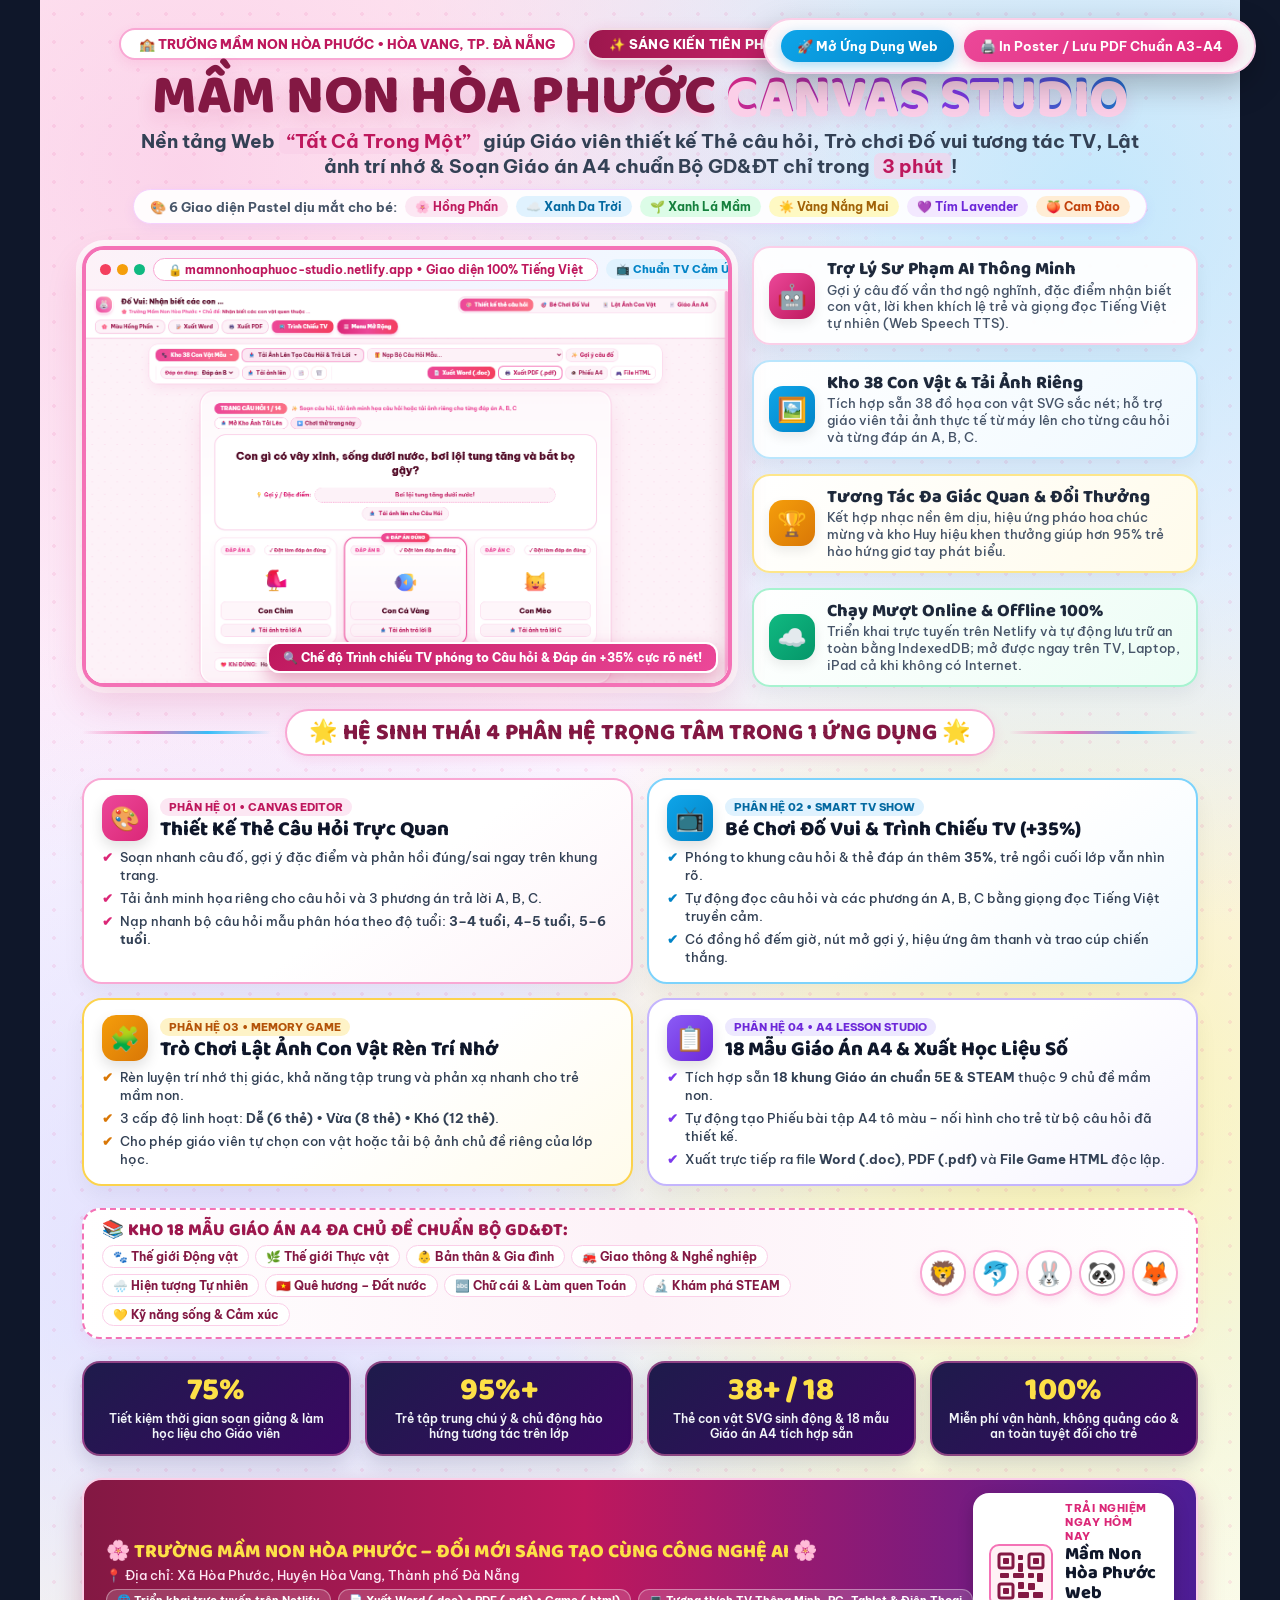
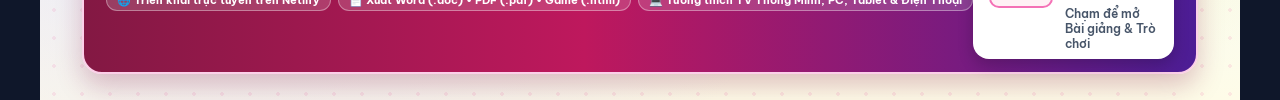
<file: poster.html>
<!DOCTYPE html>
<html lang="vi">
<head>
  <meta charset="UTF-8" />
  <meta name="viewport" content="width=1200, initial-scale=1.0" />
  <title>Poster Quảng Cáo – Mầm Non Hòa Phước Canvas Studio</title>
  <link rel="preconnect" href="https://fonts.googleapis.com">
  <link rel="preconnect" href="https://fonts.gstatic.com" crossorigin>
  <link href="https://fonts.googleapis.com/css2?family=Baloo+2:wght@600;700;800&family=Be+Vietnam+Pro:ital,wght@0,400;0,500;0,600;0,700;0,800;1,500&display=swap" rel="stylesheet">
  <style>
    * {
      box-sizing: border-box;
      margin: 0;
      padding: 0;
    }

    body {
      font-family: 'Be Vietnam Pro', -apple-system, BlinkMacSystemFont, 'Segoe UI', Roboto, sans-serif;
      background: #0f172a;
      display: flex;
      flex-direction: column;
      align-items: center;
      justify-content: flex-start;
      min-height: 100vh;
      margin: 0;
      padding: 0;
      -webkit-print-color-adjust: exact;
      print-color-adjust: exact;
    }

    /* Floating Action Toolbar (hidden in print & headless capture mode) */
    .poster-toolbar {
      position: fixed;
      top: 18px;
      right: 24px;
      z-index: 9999;
      display: flex;
      gap: 10px;
      background: rgba(255, 255, 255, 0.95);
      backdrop-filter: blur(12px);
      padding: 10px 16px;
      border-radius: 999px;
      box-shadow: 0 12px 32px rgba(0, 0, 0, 0.25);
      border: 2px solid #fbcfe8;
    }

    .poster-toolbar a,
    .poster-toolbar button {
      font-family: 'Be Vietnam Pro', sans-serif;
      font-size: 13px;
      font-weight: 700;
      padding: 8px 16px;
      border-radius: 999px;
      border: none;
      cursor: pointer;
      text-decoration: none;
      display: inline-flex;
      align-items: center;
      gap: 6px;
      transition: transform 0.15s ease, box-shadow 0.15s ease;
    }

    .btn-print {
      background: linear-gradient(135deg, #ec4899, #db2777);
      color: #fff;
      box-shadow: 0 4px 14px rgba(236, 72, 153, 0.35);
    }

    .btn-open-app {
      background: linear-gradient(135deg, #0ea5e9, #0284c7);
      color: #fff;
      box-shadow: 0 4px 14px rgba(14, 165, 233, 0.35);
    }

    .poster-toolbar button:hover,
    .poster-toolbar a:hover {
      transform: translateY(-2px);
    }

    body.capture-mode .poster-toolbar {
      display: none !important;
    }

    /* Main Poster Canvas (1200 x 1700 px - Standard A3/A4 Vertical Proportion) */
    .poster-canvas {
      width: 1200px;
      height: 1700px;
      position: relative;
      overflow: hidden;
      background:
        radial-gradient(circle at 12% 10%, rgba(251, 207, 232, 0.85) 0%, rgba(251, 207, 232, 0) 38%),
        radial-gradient(circle at 88% 12%, rgba(186, 230, 253, 0.85) 0%, rgba(186, 230, 253, 0) 40%),
        radial-gradient(circle at 85% 65%, rgba(254, 240, 138, 0.65) 0%, rgba(254, 240, 138, 0) 38%),
        radial-gradient(circle at 15% 75%, rgba(221, 214, 254, 0.75) 0%, rgba(221, 214, 254, 0) 40%),
        linear-gradient(180deg, #fff1f5 0%, #fdf4ff 42%, #f0f9ff 78%, #fefce8 100%);
      padding: 28px 42px 26px;
      display: flex;
      flex-direction: column;
      justify-content: space-between;
    }

    /* Decorative Polka Dot Pattern Overlay */
    .poster-bg-dots {
      position: absolute;
      inset: 0;
      background-image: radial-gradient(rgba(236, 72, 153, 0.11) 2px, transparent 2px);
      background-size: 28px 28px;
      pointer-events: none;
      z-index: 0;
    }

    .poster-section {
      position: relative;
      z-index: 2;
    }

    /* 1. TOP HEADER */
    .header-area {
      text-align: center;
    }

    .top-pill-row {
      display: flex;
      justify-content: center;
      align-items: center;
      gap: 12px;
      margin-bottom: 8px;
    }

    .award-badge {
      display: inline-flex;
      align-items: center;
      gap: 6px;
      white-space: nowrap;
      background: linear-gradient(90deg, #9d174d 0%, #db2777 50%, #7c3aed 100%);
      color: #ffffff;
      font-size: 13px;
      font-weight: 800;
      letter-spacing: 0.4px;
      text-transform: uppercase;
      padding: 6px 20px;
      border-radius: 999px;
      box-shadow: 0 6px 16px rgba(219, 39, 119, 0.25);
      border: 2px solid rgba(255, 255, 255, 0.85);
    }

    .school-pill {
      display: inline-flex;
      align-items: center;
      gap: 6px;
      white-space: nowrap;
      background: #ffffff;
      color: #be185d;
      font-size: 13px;
      font-weight: 800;
      padding: 6px 18px;
      border-radius: 999px;
      border: 2px solid #f9a8d4;
      box-shadow: 0 4px 12px rgba(236, 72, 153, 0.12);
    }

    .main-title {
      font-family: 'Baloo 2', cursive, sans-serif;
      font-size: 56px;
      font-weight: 800;
      line-height: 1.02;
      color: #831843;
      text-shadow: 0 4px 0 #fbcfe8, 0 8px 20px rgba(190, 24, 93, 0.14);
      letter-spacing: -0.5px;
      margin-bottom: 4px;
    }

    .main-title span.highlight {
      background: linear-gradient(135deg, #db2777 0%, #7c3aed 55%, #0284c7 100%);
      -webkit-background-clip: text;
      -webkit-text-fill-color: transparent;
    }

    .sub-headline {
      font-size: 18.5px;
      font-weight: 700;
      color: #334155;
      max-width: 1020px;
      margin: 0 auto 10px;
      line-height: 1.35;
    }

    .sub-headline strong {
      color: #be185d;
      background: rgba(251, 207, 232, 0.6);
      padding: 1px 8px;
      border-radius: 6px;
    }

    /* Theme Color Swatch Bar */
    .theme-pills-bar {
      display: inline-flex;
      align-items: center;
      gap: 8px;
      background: rgba(255, 255, 255, 0.92);
      padding: 6px 16px;
      border-radius: 999px;
      border: 1.5px solid #f5d0fe;
      box-shadow: 0 4px 12px rgba(139, 92, 246, 0.08);
      font-size: 13px;
      font-weight: 700;
      color: #475569;
    }

    .swatch-dot {
      display: inline-flex;
      align-items: center;
      gap: 4px;
      padding: 3px 10px;
      border-radius: 999px;
      font-size: 12px;
      font-weight: 700;
    }

    /* 2. HERO SHOWCASE AREA */
    .hero-showcase {
      display: grid;
      grid-template-columns: 650px 1fr;
      gap: 20px;
      align-items: stretch;
    }

    /* Browser / Smart TV Mockup Frame */
    .browser-frame {
      background: #ffffff;
      border-radius: 22px;
      border: 4px solid #f472b6;
      box-shadow:
        0 16px 36px rgba(190, 24, 93, 0.16),
        0 0 0 6px rgba(255, 255, 255, 0.8);
      overflow: hidden;
      display: flex;
      flex-direction: column;
      position: relative;
    }

    .browser-topbar {
      background: linear-gradient(90deg, #fdf2f8 0%, #f5f3ff 50%, #f0f9ff 100%);
      padding: 8px 14px;
      display: flex;
      align-items: center;
      justify-content: space-between;
      border-bottom: 2px solid #fce7f3;
      gap: 8px;
    }

    .browser-dots {
      display: flex;
      gap: 6px;
      flex-shrink: 0;
    }

    .browser-dots span {
      width: 11px;
      height: 11px;
      border-radius: 50%;
      display: inline-block;
    }

    .browser-url {
      background: #ffffff;
      border: 1.5px solid #f9a8d4;
      border-radius: 999px;
      padding: 3px 14px;
      font-size: 11.5px;
      font-weight: 700;
      color: #be185d;
      white-space: nowrap;
    }

    .browser-tag {
      font-size: 11px;
      font-weight: 800;
      color: #0284c7;
      background: #e0f2fe;
      padding: 3px 10px;
      border-radius: 999px;
      white-space: nowrap;
    }

    .browser-screen {
      width: 100%;
      height: 392px;
      overflow: hidden;
      background: #fff5f8;
      position: relative;
    }

    .browser-screen img {
      width: 100%;
      height: 100%;
      object-fit: cover;
      object-position: top center;
      display: block;
    }

    .screen-callout-badge {
      position: absolute;
      bottom: 10px;
      right: 10px;
      background: linear-gradient(135deg, #be185d, #ec4899);
      color: #ffffff;
      padding: 6px 14px;
      border-radius: 12px;
      font-size: 12px;
      font-weight: 800;
      box-shadow: 0 8px 18px rgba(190, 24, 93, 0.35);
      border: 2px solid #ffffff;
      display: flex;
      align-items: center;
      gap: 6px;
    }

    /* Right Column beside Hero Screenshot: Highlight Stack */
    .hero-side-stack {
      display: flex;
      flex-direction: column;
      justify-content: space-between;
      gap: 9px;
    }

    .side-highlight-card {
      background: rgba(255, 255, 255, 0.95);
      border-radius: 18px;
      padding: 11px 15px;
      border: 2px solid #fbcfe8;
      box-shadow: 0 8px 18px rgba(15, 23, 42, 0.05);
      display: flex;
      align-items: center;
      gap: 12px;
    }

    .side-highlight-card.sky {
      border-color: #bae6fd;
      background: linear-gradient(135deg, #ffffff 0%, #f0f9ff 100%);
    }

    .side-highlight-card.amber {
      border-color: #fde68a;
      background: linear-gradient(135deg, #ffffff 0%, #fffbeb 100%);
    }

    .side-highlight-card.emerald {
      border-color: #a7f3d0;
      background: linear-gradient(135deg, #ffffff 0%, #ecfdf5 100%);
    }

    .side-icon-box {
      width: 46px;
      height: 46px;
      border-radius: 14px;
      display: flex;
      align-items: center;
      justify-content: center;
      font-size: 24px;
      flex-shrink: 0;
      box-shadow: 0 5px 12px rgba(0, 0, 0, 0.08);
    }

    .side-card-title {
      font-family: 'Baloo 2', cursive, sans-serif;
      font-size: 18px;
      font-weight: 800;
      line-height: 1.15;
      color: #1e293b;
      margin-bottom: 2px;
    }

    .side-card-desc {
      font-size: 12.5px;
      color: #475569;
      line-height: 1.35;
      font-weight: 500;
    }

    /* 3. SECTION TITLE BANNER */
    .section-divider {
      display: flex;
      align-items: center;
      justify-content: center;
      gap: 14px;
    }

    .section-divider .line {
      height: 3px;
      flex: 1;
      border-radius: 99px;
      background: linear-gradient(90deg, transparent, #f472b6, #38bdf8, transparent);
    }

    .section-divider h2 {
      font-family: 'Baloo 2', cursive, sans-serif;
      font-size: 23px;
      font-weight: 800;
      color: #831843;
      background: #ffffff;
      padding: 3px 22px;
      border-radius: 999px;
      border: 2px solid #f9a8d4;
      box-shadow: 0 4px 12px rgba(236, 72, 153, 0.12);
    }

    /* 4. FOUR CORE PILLARS (2x2 GRID) */
    .features-grid {
      display: grid;
      grid-template-columns: repeat(2, 1fr);
      gap: 14px;
    }

    .feature-card {
      background: #ffffff;
      border-radius: 20px;
      padding: 15px 18px;
      position: relative;
      overflow: hidden;
      box-shadow: 0 10px 22px rgba(15, 23, 42, 0.05);
      display: flex;
      flex-direction: column;
      justify-content: flex-start;
      border: 2.5px solid transparent;
    }

    .feature-card.p1 {
      border-color: #f9a8d4;
      background: linear-gradient(145deg, #ffffff 55%, #fdf2f8 100%);
    }
    .feature-card.p2 {
      border-color: #7dd3fc;
      background: linear-gradient(145deg, #ffffff 55%, #f0f9ff 100%);
    }
    .feature-card.p3 {
      border-color: #fcd34d;
      background: linear-gradient(145deg, #ffffff 55%, #fffbeb 100%);
    }
    .feature-card.p4 {
      border-color: #c4b5fd;
      background: linear-gradient(145deg, #ffffff 55%, #f5f3ff 100%);
    }

    .feature-top {
      display: flex;
      align-items: center;
      gap: 12px;
      margin-bottom: 8px;
    }

    .feature-num-badge {
      width: 46px;
      height: 46px;
      border-radius: 14px;
      display: flex;
      align-items: center;
      justify-content: center;
      font-size: 24px;
      flex-shrink: 0;
      color: #fff;
      font-weight: 800;
      box-shadow: 0 6px 14px rgba(0, 0, 0, 0.12);
    }

    .feature-card h3 {
      font-family: 'Baloo 2', cursive, sans-serif;
      font-size: 20.5px;
      font-weight: 800;
      line-height: 1.15;
      color: #0f172a;
    }

    .feature-tag {
      display: inline-block;
      font-size: 10.5px;
      font-weight: 800;
      text-transform: uppercase;
      padding: 2px 9px;
      border-radius: 999px;
      margin-bottom: 2px;
    }

    .feature-bullets {
      list-style: none;
      display: flex;
      flex-direction: column;
      gap: 5px;
      font-size: 13px;
      color: #334155;
      line-height: 1.38;
      font-weight: 500;
    }

    .feature-bullets li {
      display: flex;
      align-items: flex-start;
      gap: 7px;
    }

    .feature-bullets li span.check {
      font-weight: 800;
      flex-shrink: 0;
    }

    .feature-bullets li div.bullet-text {
      flex: 1;
    }

    /* 5. ANIMAL & TOPIC SHOWCASE RIBBON */
    .topics-ribbon {
      background: linear-gradient(90deg, #ffffff 0%, #fdf2f8 50%, #ffffff 100%);
      border: 2px dashed #f472b6;
      border-radius: 18px;
      padding: 11px 18px;
      display: flex;
      align-items: center;
      justify-content: space-between;
      gap: 14px;
      box-shadow: 0 6px 16px rgba(236, 72, 153, 0.07);
    }

    .ribbon-left {
      display: flex;
      flex-direction: column;
      gap: 5px;
    }

    .ribbon-title {
      font-family: 'Baloo 2', cursive, sans-serif;
      font-size: 17.5px;
      font-weight: 800;
      color: #9d174d;
      line-height: 1.1;
    }

    .ribbon-chips {
      display: flex;
      flex-wrap: wrap;
      gap: 6px;
    }

    .topic-chip {
      background: #ffffff;
      border: 1.5px solid #fbcfe8;
      color: #831843;
      padding: 3px 10px;
      border-radius: 999px;
      font-size: 11.8px;
      font-weight: 700;
    }

    .mascot-row {
      display: flex;
      align-items: center;
      gap: 7px;
      flex-shrink: 0;
    }

    .mascot-bubble {
      width: 46px;
      height: 46px;
      border-radius: 50%;
      background: #ffffff;
      border: 2px solid #f9a8d4;
      display: flex;
      align-items: center;
      justify-content: center;
      font-size: 24px;
      box-shadow: 0 4px 10px rgba(236, 72, 153, 0.14);
    }

    /* 6. IMPACT METRICS BAR */
    .metrics-strip {
      display: grid;
      grid-template-columns: repeat(4, 1fr);
      gap: 14px;
    }

    .metric-box {
      background: linear-gradient(135deg, #1e1b4b 0%, #3b0764 100%);
      color: #ffffff;
      border-radius: 18px;
      padding: 12px 14px;
      text-align: center;
      border: 2px solid rgba(244, 114, 182, 0.5);
      box-shadow: 0 8px 20px rgba(30, 27, 75, 0.16);
    }

    .metric-num {
      font-family: 'Baloo 2', cursive, sans-serif;
      font-size: 32px;
      font-weight: 800;
      line-height: 1.02;
      color: #fde047;
      margin-bottom: 3px;
    }

    .metric-label {
      font-size: 12px;
      font-weight: 600;
      color: #f1f5f9;
      line-height: 1.3;
    }

    /* 7. FOOTER CALL TO ACTION */
    .footer-cta {
      background: linear-gradient(90deg, #831843 0%, #be185d 45%, #4c1d95 100%);
      border-radius: 20px;
      padding: 13px 22px;
      color: #ffffff;
      display: flex;
      align-items: center;
      justify-content: space-between;
      box-shadow: 0 12px 26px rgba(131, 24, 67, 0.25);
      border: 2.5px solid #fbcfe8;
    }

    .footer-left h4 {
      font-family: 'Baloo 2', cursive, sans-serif;
      font-size: 19.5px;
      font-weight: 800;
      color: #fde047;
      line-height: 1.15;
      margin-bottom: 3px;
      white-space: nowrap;
    }

    .footer-left p {
      font-size: 12.5px;
      color: #fce7f3;
      font-weight: 500;
      margin-bottom: 6px;
    }

    .footer-badges {
      display: flex;
      gap: 7px;
      flex-wrap: nowrap;
    }

    .footer-pill {
      background: rgba(255, 255, 255, 0.16);
      border: 1px solid rgba(255, 255, 255, 0.35);
      padding: 3px 10px;
      border-radius: 999px;
      font-size: 11px;
      font-weight: 700;
      color: #ffffff;
      white-space: nowrap;
    }

    .footer-right {
      display: flex;
      align-items: center;
      gap: 12px;
      background: #ffffff;
      color: #1e293b;
      padding: 8px 16px;
      border-radius: 16px;
      box-shadow: 0 6px 16px rgba(0, 0, 0, 0.2);
    }

    .qr-box {
      width: 64px;
      height: 64px;
      border-radius: 10px;
      background: #fff1f5;
      border: 2px solid #f472b6;
      display: flex;
      align-items: center;
      justify-content: center;
      padding: 5px;
    }

    .cta-text-col {
      display: flex;
      flex-direction: column;
      gap: 2px;
    }

    .cta-text-col .cta-label {
      font-size: 10.5px;
      font-weight: 800;
      text-transform: uppercase;
      color: #db2777;
      letter-spacing: 0.5px;
    }

    .cta-text-col .cta-main {
      font-family: 'Baloo 2', cursive, sans-serif;
      font-size: 18px;
      font-weight: 800;
      color: #0f172a;
      line-height: 1.1;
    }

    .cta-text-col .cta-sub {
      font-size: 11.5px;
      font-weight: 600;
      color: #475569;
    }

    @media print {
      body {
        background: #ffffff;
      }
      .poster-toolbar {
        display: none !important;
      }
      .poster-canvas {
        box-shadow: none;
        margin: 0;
      }
      @page {
        size: 1200px 1700px;
        margin: 0;
      }
    }
  </style>
</head>
<body>

  <!-- Floating Toolbar for User -->
  <div class="poster-toolbar">
    <a href="index.html" class="btn-open-app">🚀 Mở Ứng Dụng Web</a>
    <button class="btn-print" onclick="window.print()">🖨️ In Poster / Lưu PDF Chuẩn A3-A4</button>
  </div>

  <!-- Poster Canvas (1200 x 1700) -->
  <div class="poster-canvas" id="poster-canvas">
    <div class="poster-bg-dots"></div>

    <!-- 1. HEADER -->
    <div class="poster-section header-area">
      <div class="top-pill-row">
        <span class="school-pill">🏫 TRƯỜNG MẦM NON HÒA PHƯỚC • HÒA VANG, TP. ĐÀ NẴNG</span>
        <span class="award-badge">✨ SÁNG KIẾN TIÊN PHONG ỨNG DỤNG AI & HỌC LIỆU SỐ MẦM NON 2026 ✨</span>
      </div>

      <h1 class="main-title">
        MẦM NON HÒA PHƯỚC <span class="highlight">CANVAS STUDIO</span>
      </h1>

      <p class="sub-headline">
        Nền tảng Web <strong>“Tất Cả Trong Một”</strong> giúp Giáo viên thiết kế Thẻ câu hỏi, Trò chơi Đố vui tương tác TV, Lật ảnh trí nhớ & Soạn Giáo án A4 chuẩn Bộ GD&ĐT chỉ trong <strong>3 phút</strong>!
      </p>

      <div class="theme-pills-bar">
        <span>🎨 6 Giao diện Pastel dịu mắt cho bé:</span>
        <span class="swatch-dot" style="background:#fce7f3;color:#be185d;">🌸 Hồng Phấn</span>
        <span class="swatch-dot" style="background:#e0f2fe;color:#0369a1;">☁️ Xanh Da Trời</span>
        <span class="swatch-dot" style="background:#dcfce7;color:#15803d;">🌱 Xanh Lá Mầm</span>
        <span class="swatch-dot" style="background:#fef9c3;color:#a16207;">☀️ Vàng Nắng Mai</span>
        <span class="swatch-dot" style="background:#f3e8ff;color:#6d28d9;">💜 Tím Lavender</span>
        <span class="swatch-dot" style="background:#ffedd5;color:#c2410c;">🍑 Cam Đào</span>
      </div>
    </div>

    <!-- 2. HERO SHOWCASE -->
    <div class="poster-section hero-showcase">
      <!-- Left: Real App Screenshot in Smart TV / Browser Frame -->
      <div class="browser-frame">
        <div class="browser-topbar">
          <div class="browser-dots">
            <span style="background:#f43f5e;"></span>
            <span style="background:#f59e0b;"></span>
            <span style="background:#10b981;"></span>
          </div>
          <div class="browser-url">
            🔒 mamnonhoaphuoc-studio.netlify.app • Giao diện 100% Tiếng Việt
          </div>
          <div class="browser-tag">📺 Chuẩn TV Cảm Ứng</div>
        </div>
        <div class="browser-screen">
          <img src="project_preview.png" alt="Giao diện Mầm Non Hòa Phước Canvas Studio" />
          <div class="screen-callout-badge">
            🔍 Chế độ Trình chiếu TV phóng to Câu hỏi & Đáp án +35% cực rõ nét!
          </div>
        </div>
      </div>

      <!-- Right: 4 Key Value Cards -->
      <div class="hero-side-stack">
        <div class="side-highlight-card">
          <div class="side-icon-box" style="background:linear-gradient(135deg,#ec4899,#be185d);color:#fff;">🤖</div>
          <div>
            <div class="side-card-title">Trợ Lý Sư Phạm AI Thông Minh</div>
            <div class="side-card-desc">
              Gợi ý câu đố vần thơ ngộ nghĩnh, đặc điểm nhận biết con vật, lời khen khích lệ trẻ và giọng đọc Tiếng Việt tự nhiên (Web Speech TTS).
            </div>
          </div>
        </div>

        <div class="side-highlight-card sky">
          <div class="side-icon-box" style="background:linear-gradient(135deg,#0ea5e9,#0284c7);color:#fff;">🖼️</div>
          <div>
            <div class="side-card-title">Kho 38 Con Vật & Tải Ảnh Riêng</div>
            <div class="side-card-desc">
              Tích hợp sẵn 38 đồ họa con vật SVG sắc nét; hỗ trợ giáo viên tải ảnh thực tế từ máy lên cho từng câu hỏi và từng đáp án A, B, C.
            </div>
          </div>
        </div>

        <div class="side-highlight-card amber">
          <div class="side-icon-box" style="background:linear-gradient(135deg,#f59e0b,#d97706);color:#fff;">🏆</div>
          <div>
            <div class="side-card-title">Tương Tác Đa Giác Quan & Đổi Thưởng</div>
            <div class="side-card-desc">
              Kết hợp nhạc nền êm dịu, hiệu ứng pháo hoa chúc mừng và kho Huy hiệu khen thưởng giúp hơn 95% trẻ hào hứng giơ tay phát biểu.
            </div>
          </div>
        </div>

        <div class="side-highlight-card emerald">
          <div class="side-icon-box" style="background:linear-gradient(135deg,#10b981,#059669);color:#fff;">☁️</div>
          <div>
            <div class="side-card-title">Chạy Mượt Online & Offline 100%</div>
            <div class="side-card-desc">
              Triển khai trực tuyến trên Netlify và tự động lưu trữ an toàn bằng IndexedDB; mở được ngay trên TV, Laptop, iPad cả khi không có Internet.
            </div>
          </div>
        </div>
      </div>
    </div>

    <!-- 3. SECTION DIVIDER -->
    <div class="poster-section section-divider">
      <div class="line"></div>
      <h2>🌟 HỆ SINH THÁI 4 PHÂN HỆ TRỌNG TÂM TRONG 1 ỨNG DỤNG 🌟</h2>
      <div class="line"></div>
    </div>

    <!-- 4. 4 CORE PILLARS GRID -->
    <div class="poster-section features-grid">
      <!-- Pillar 1 -->
      <div class="feature-card p1">
        <div class="feature-top">
          <div class="feature-num-badge" style="background:linear-gradient(135deg,#ec4899,#db2777);">🎨</div>
          <div>
            <span class="feature-tag" style="background:#fce7f3;color:#be185d;">PHÂN HỆ 01 • CANVAS EDITOR</span>
            <h3>Thiết Kế Thẻ Câu Hỏi Trực Quan</h3>
          </div>
        </div>
        <ul class="feature-bullets">
          <li><span class="check" style="color:#db2777;">✔</span><div class="bullet-text">Soạn nhanh câu đố, gợi ý đặc điểm và phản hồi đúng/sai ngay trên khung trang.</div></li>
          <li><span class="check" style="color:#db2777;">✔</span><div class="bullet-text">Tải ảnh minh họa riêng cho câu hỏi và 3 phương án trả lời A, B, C.</div></li>
          <li><span class="check" style="color:#db2777;">✔</span><div class="bullet-text">Nạp nhanh bộ câu hỏi mẫu phân hóa theo độ tuổi: <strong>3–4 tuổi, 4–5 tuổi, 5–6 tuổi</strong>.</div></li>
        </ul>
      </div>

      <!-- Pillar 2 -->
      <div class="feature-card p2">
        <div class="feature-top">
          <div class="feature-num-badge" style="background:linear-gradient(135deg,#0ea5e9,#0284c7);">📺</div>
          <div>
            <span class="feature-tag" style="background:#e0f2fe;color:#0369a1;">PHÂN HỆ 02 • SMART TV SHOW</span>
            <h3>Bé Chơi Đố Vui & Trình Chiếu TV (+35%)</h3>
          </div>
        </div>
        <ul class="feature-bullets">
          <li><span class="check" style="color:#0284c7;">✔</span><div class="bullet-text">Phóng to khung câu hỏi & thẻ đáp án thêm <strong>35%</strong>, trẻ ngồi cuối lớp vẫn nhìn rõ.</div></li>
          <li><span class="check" style="color:#0284c7;">✔</span><div class="bullet-text">Tự động đọc câu hỏi và các phương án A, B, C bằng giọng đọc Tiếng Việt truyền cảm.</div></li>
          <li><span class="check" style="color:#0284c7;">✔</span><div class="bullet-text">Có đồng hồ đếm giờ, nút mở gợi ý, hiệu ứng âm thanh và trao cúp chiến thắng.</div></li>
        </ul>
      </div>

      <!-- Pillar 3 -->
      <div class="feature-card p3">
        <div class="feature-top">
          <div class="feature-num-badge" style="background:linear-gradient(135deg,#f59e0b,#d97706);">🧩</div>
          <div>
            <span class="feature-tag" style="background:#fef3c7;color:#b45309;">PHÂN HỆ 03 • MEMORY GAME</span>
            <h3>Trò Chơi Lật Ảnh Con Vật Rèn Trí Nhớ</h3>
          </div>
        </div>
        <ul class="feature-bullets">
          <li><span class="check" style="color:#d97706;">✔</span><div class="bullet-text">Rèn luyện trí nhớ thị giác, khả năng tập trung và phản xạ nhanh cho trẻ mầm non.</div></li>
          <li><span class="check" style="color:#d97706;">✔</span><div class="bullet-text">3 cấp độ linh hoạt: <strong>Dễ (6 thẻ)</strong> • <strong>Vừa (8 thẻ)</strong> • <strong>Khó (12 thẻ)</strong>.</div></li>
          <li><span class="check" style="color:#d97706;">✔</span><div class="bullet-text">Cho phép giáo viên tự chọn con vật hoặc tải bộ ảnh chủ đề riêng của lớp học.</div></li>
        </ul>
      </div>

      <!-- Pillar 4 -->
      <div class="feature-card p4">
        <div class="feature-top">
          <div class="feature-num-badge" style="background:linear-gradient(135deg,#8b5cf6,#6d28d9);">📋</div>
          <div>
            <span class="feature-tag" style="background:#ede9fe;color:#6d28d9;">PHÂN HỆ 04 • A4 LESSON STUDIO</span>
            <h3>18 Mẫu Giáo Án A4 & Xuất Học Liệu Số</h3>
          </div>
        </div>
        <ul class="feature-bullets">
          <li><span class="check" style="color:#7c3aed;">✔</span><div class="bullet-text">Tích hợp sẵn <strong>18 khung Giáo án chuẩn 5E & STEAM</strong> thuộc 9 chủ đề mầm non.</div></li>
          <li><span class="check" style="color:#7c3aed;">✔</span><div class="bullet-text">Tự động tạo Phiếu bài tập A4 tô màu – nối hình cho trẻ từ bộ câu hỏi đã thiết kế.</div></li>
          <li><span class="check" style="color:#7c3aed;">✔</span><div class="bullet-text">Xuất trực tiếp ra file <strong>Word (.doc)</strong>, <strong>PDF (.pdf)</strong> và <strong>File Game HTML</strong> độc lập.</div></li>
        </ul>
      </div>
    </div>

    <!-- 5. 9 TOPICS & MASCOT RIBBON -->
    <div class="poster-section topics-ribbon">
      <div class="ribbon-left">
        <div class="ribbon-title">📚 KHO 18 MẪU GIÁO ÁN A4 ĐA CHỦ ĐỀ CHUẨN BỘ GD&ĐT:</div>
        <div class="ribbon-chips">
          <span class="topic-chip">🐾 Thế giới Động vật</span>
          <span class="topic-chip">🌿 Thế giới Thực vật</span>
          <span class="topic-chip">👶 Bản thân & Gia đình</span>
          <span class="topic-chip">🚒 Giao thông & Nghề nghiệp</span>
          <span class="topic-chip">🌧️ Hiện tượng Tự nhiên</span>
          <span class="topic-chip">🇻🇳 Quê hương – Đất nước</span>
          <span class="topic-chip">🔤 Chữ cái & Làm quen Toán</span>
          <span class="topic-chip">🔬 Khám phá STEAM</span>
          <span class="topic-chip">💛 Kỹ năng sống & Cảm xúc</span>
        </div>
      </div>
      <div class="mascot-row">
        <div class="mascot-bubble">🦁</div>
        <div class="mascot-bubble">🐬</div>
        <div class="mascot-bubble">🐰</div>
        <div class="mascot-bubble">🐼</div>
        <div class="mascot-bubble">🦊</div>
      </div>
    </div>

    <!-- 6. IMPACT METRICS -->
    <div class="poster-section metrics-strip">
      <div class="metric-box">
        <div class="metric-num">75%</div>
        <div class="metric-label">Tiết kiệm thời gian soạn giảng & làm học liệu cho Giáo viên</div>
      </div>
      <div class="metric-box">
        <div class="metric-num">95%+</div>
        <div class="metric-label">Trẻ tập trung chú ý & chủ động hào hứng tương tác trên lớp</div>
      </div>
      <div class="metric-box">
        <div class="metric-num">38+ / 18</div>
        <div class="metric-label">Thẻ con vật SVG sinh động & 18 mẫu Giáo án A4 tích hợp sẵn</div>
      </div>
      <div class="metric-box">
        <div class="metric-num">100%</div>
        <div class="metric-label">Miễn phí vận hành, không quảng cáo & an toàn tuyệt đối cho trẻ</div>
      </div>
    </div>

    <!-- 7. FOOTER CALL TO ACTION -->
    <div class="poster-section footer-cta">
      <div class="footer-left">
        <h4>🌸 TRƯỜNG MẦM NON HÒA PHƯỚC – ĐỔI MỚI SÁNG TẠO CÙNG CÔNG NGHỆ AI 🌸</h4>
        <p>📍 Địa chỉ: Xã Hòa Phước, Huyện Hòa Vang, Thành phố Đà Nẵng</p>
        <div class="footer-badges">
          <span class="footer-pill">🌐 Triển khai trực tuyến trên Netlify</span>
          <span class="footer-pill">📄 Xuất Word (.doc) • PDF (.pdf) • Game (.html)</span>
          <span class="footer-pill">💻 Tương thích TV Thông Minh, PC, Tablet & Điện Thoại</span>
        </div>
      </div>

      <div class="footer-right">
        <div class="qr-box">
          <svg viewBox="0 0 100 100" width="54" height="54" fill="#831843">
            <rect x="6" y="6" width="28" height="28" rx="4" fill="none" stroke="#831843" stroke-width="6"/>
            <rect x="14" y="14" width="12" height="12" rx="2"/>
            <rect x="66" y="6" width="28" height="28" rx="4" fill="none" stroke="#831843" stroke-width="6"/>
            <rect x="74" y="14" width="12" height="12" rx="2"/>
            <rect x="6" y="66" width="28" height="28" rx="4" fill="none" stroke="#831843" stroke-width="6"/>
            <rect x="14" y="74" width="12" height="12" rx="2"/>
            <rect x="44" y="8" width="10" height="10" rx="2"/>
            <rect x="44" y="24" width="10" height="18" rx="2"/>
            <rect x="8" y="44" width="18" height="10" rx="2"/>
            <rect x="34" y="44" width="22" height="10" rx="2"/>
            <rect x="64" y="44" width="12" height="10" rx="2"/>
            <rect x="82" y="44" width="12" height="18" rx="2"/>
            <rect x="44" y="62" width="12" height="14" rx="2"/>
            <rect x="64" y="64" width="14" height="14" rx="2"/>
            <rect x="44" y="82" width="22" height="12" rx="2"/>
            <rect x="74" y="82" width="20" height="12" rx="2"/>
          </svg>
        </div>
        <div class="cta-text-col">
          <span class="cta-label">TRẢI NGHIỆM NGAY HÔM NAY</span>
          <span class="cta-main">Mầm Non Hòa Phước Web</span>
          <span class="cta-sub">Chạm để mở Bài giảng & Trò chơi</span>
        </div>
      </div>
    </div>
  </div>

  <script>
    if (window.location.search.includes('capture=1')) {
      document.body.classList.add('capture-mode');
    }
  </script>
</body>
</html>
</file>
